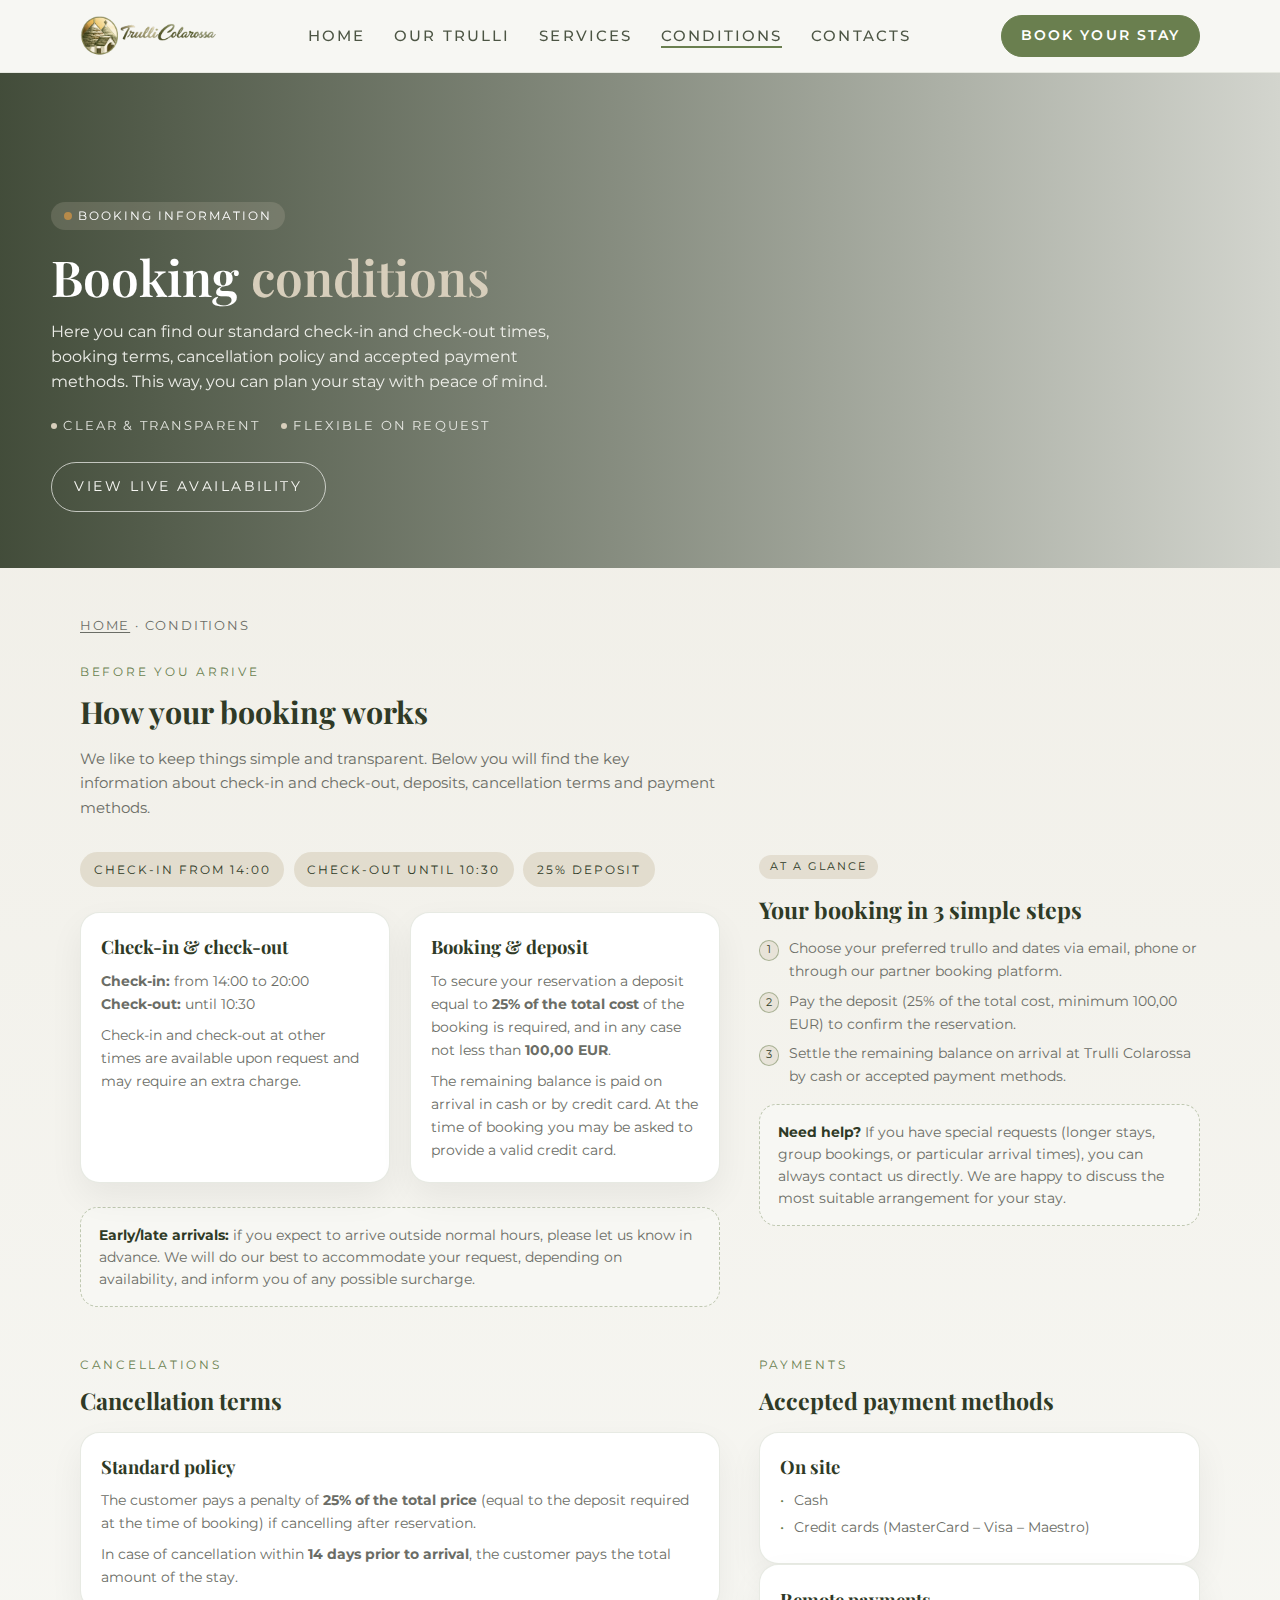
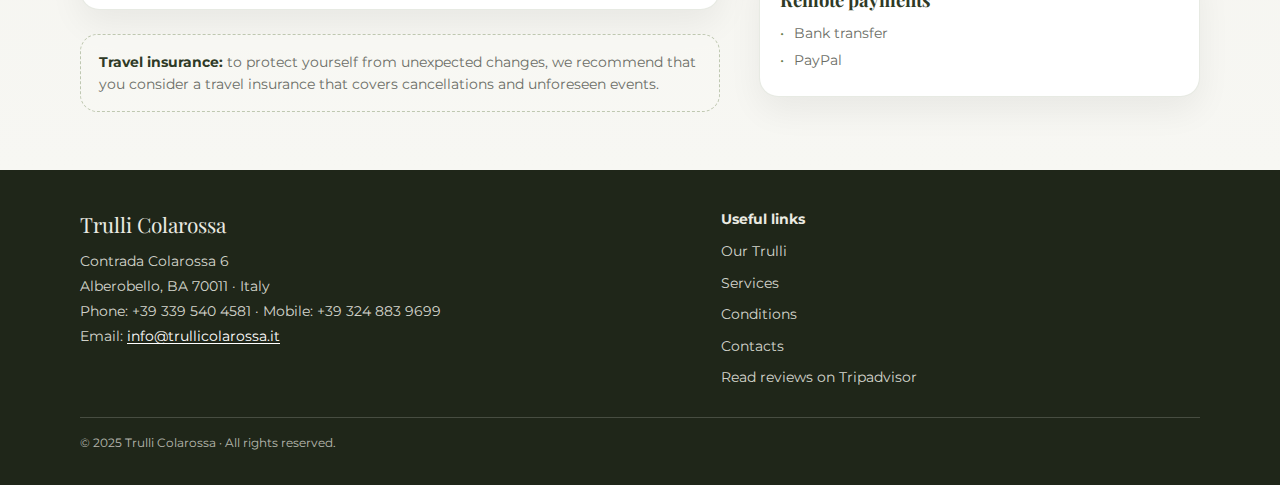
<file: conditions.html>
<!DOCTYPE html>
<html lang="en">
<head>
  <meta charset="UTF-8" />
  <title>Booking Conditions – Trulli Colarossa</title>
  <meta name="viewport" content="width=device-width, initial-scale=1" />
  <meta name="description" content="Booking conditions for Trulli Colarossa: check-in and check-out times, booking terms, cancellation policy and payment methods.">

<link rel="stylesheet" href="assets/css/main.css">

<!-- Favicon -->
<link rel="icon" type="image/png" sizes="32x32" href="assets/favicon/favicon-32.png">
<link rel="icon" type="image/png" sizes="96x96" href="assets/favicon/favicon-96.png">

<!-- Android / PWA -->
<link rel="icon" type="image/png" sizes="192x192" href="assets/favicon/favicon-192.png">
<link rel="icon" type="image/png" sizes="512x512" href="assets/favicon/favicon-512.png">

  <!-- Google Fonts -->
  <link href="https://fonts.googleapis.com/css2?family=Playfair+Display:wght@500;700&family=Montserrat:wght@300;400;500;600&display=swap" rel="stylesheet">

  <style>
    :root {
      --olive: #6A7F4F;
      --beige: #D7CEBB;
      --soft-white: #F7F7F3;
      --forest: #2F3A26;
      --text-main: #31352F;
      --text-muted: #6b6d66;
      --accent: #B68A4A;
    }

    * {
      box-sizing: border-box;
      margin: 0;
      padding: 0;
    }

    body {
      font-family: "Montserrat", system-ui, -apple-system, BlinkMacSystemFont, sans-serif;
      background: var(--soft-white);
      color: var(--text-main);
      line-height: 1.6;
    }

    a {
      color: inherit;
      text-decoration: none;
    }

    img {
      max-width: 100%;
      display: block;
    }

    .container {
      width: min(1120px, 92vw);
      margin: 0 auto;
    }

    /* HEADER */
    /* HERO */
    .hero {
      position: relative;
      min-height: 55vh;
      display: flex;
      align-items: flex-end;
      color: #fff;
      background-image: url("https://www.trullicolarossa.it/images/night.jpg");
      background-size: cover;
      background-position: center;
      background-repeat: no-repeat;
    }

    .hero::before {
      content: "";
      position: absolute;
      inset: 0;
      background: linear-gradient(
        to right,
        rgba(47, 58, 38, 0.9),
        rgba(47, 58, 38, 0.55),
        rgba(47, 58, 38, 0.18)
      );
    }

    .hero-inner {
      position: relative;
      z-index: 1;
      padding: 4rem 0 3.5rem;
      margin-left: max(4vw, 3rem);
      max-width: 640px;
    }

    .hero-badge {
      display: inline-flex;
      align-items: center;
      gap: 0.4rem;
      padding: 0.25rem 0.8rem;
      border-radius: 999px;
      background: rgba(215, 206, 187, 0.18);
      font-size: 0.78rem;
      letter-spacing: 0.16em;
      text-transform: uppercase;
    }

    .hero-badge-dot {
      width: 8px;
      height: 8px;
      border-radius: 999px;
      background: var(--accent);
    }

    .hero h1 {
      margin-top: 1.1rem;
      font-family: "Playfair Display", serif;
      font-weight: 600;
      font-size: clamp(2.1rem, 3vw + 1.2rem, 3.1rem);
      line-height: 1.15;
    }

    .hero h1 span {
      color: var(--beige);
    }

    .hero-lead {
      margin-top: 0.9rem;
      font-size: 0.98rem;
      color: rgba(248, 248, 244, 0.92);
      max-width: 32rem;
    }

    .hero-meta {
      margin-top: 1.3rem;
      display: flex;
      flex-wrap: wrap;
      gap: 1.3rem;
      font-size: 0.84rem;
      letter-spacing: 0.16em;
      text-transform: uppercase;
      color: rgba(248, 248, 244, 0.85);
    }

    .hero-meta span {
      display: inline-flex;
      align-items: center;
      gap: 0.4rem;
    }

    .hero-meta-dot {
      width: 6px;
      height: 6px;
      border-radius: 999px;
      background: var(--beige);
    }

    .hero-actions {
      margin-top: 1.6rem;
      display: flex;
      flex-wrap: wrap;
      gap: 0.8rem;
    }

    .btn-ghost-light {
      padding: 0.8rem 1.4rem;
      border-radius: 999px;
      border: 1px solid rgba(247,247,243,0.7);
      background: transparent;
      color: #f7f7f3;
      font-size: 0.85rem;
      letter-spacing: 0.18em;
      text-transform: uppercase;
      cursor: pointer;
      transition: all 0.2s ease;
    }

    .btn-ghost-light:hover {
      background: rgba(247,247,243,0.08);
    }

    @media (max-width: 768px) {
      .hero {
        min-height: 60vh;
        align-items: flex-end;
      }

      .hero-inner {
        margin-left: auto;
        margin-right: auto;
        padding-inline: 1.5rem;
        padding-bottom: 3rem;
      }
    }

    /* PAGE MAIN */
    .page-main {
      padding: 3rem 0 3.6rem;
      background: linear-gradient(
        180deg,
        rgba(215, 206, 187, 0.18),
        rgba(247, 247, 243, 1)
      );
    }

    .breadcrumbs {
      font-size: 0.8rem;
      letter-spacing: 0.14em;
      text-transform: uppercase;
      color: var(--text-muted);
      margin-bottom: 1.6rem;
    }

    .breadcrumbs a {
      text-decoration: underline;
      text-underline-offset: 2px;
      text-decoration-thickness: 1px;
    }

    .section-eyebrow {
      font-size: 0.78rem;
      letter-spacing: 0.22em;
      text-transform: uppercase;
      color: var(--olive);
      margin-bottom: 0.4rem;
    }

    .section-title {
      font-family: "Playfair Display", serif;
      font-size: 1.9rem;
      color: var(--forest);
      margin-bottom: 0.6rem;
    }

    .section-lead {
      font-size: 0.96rem;
      color: var(--text-muted);
      max-width: 40rem;
      margin-bottom: 2rem;
    }

    /* LAYOUT */
    .two-column {
      display: grid;
      grid-template-columns: minmax(0, 1.45fr) minmax(0, 1fr);
      gap: 2.4rem;
      align-items: flex-start;
      margin-bottom: 3rem;
    }

    @media (max-width: 900px) {
      .two-column {
        grid-template-columns: 1fr;
      }
    }

    .pill-row {
      display: flex;
      flex-wrap: wrap;
      gap: 0.6rem;
      margin-bottom: 1.6rem;
    }

    .pill {
      padding: 0.45rem 0.85rem;
      border-radius: 999px;
      background: rgba(215, 206, 187, 0.6);
      font-size: 0.78rem;
      letter-spacing: 0.16em;
      text-transform: uppercase;
      color: var(--forest);
    }

    /* BLOCKS */
    .conditions-grid {
      display: grid;
      grid-template-columns: repeat(2, minmax(0, 1fr));
      gap: 1.3rem;
    }

    @media (max-width: 720px) {
      .conditions-grid {
        grid-template-columns: 1fr;
      }
    }

    .conditions-card,
    .category-block {
      background: #fff;
      border-radius: 1.2rem;
      border: 1px solid rgba(106,127,79,0.16);
      box-shadow: 0 14px 34px rgba(0,0,0,0.06);
      padding: 1.2rem 1.25rem 1.25rem;
      font-size: 0.9rem;
    }

    .conditions-card h3,
    .category-block h3 {
      font-family: "Playfair Display", serif;
      font-size: 1.15rem;
      color: var(--forest);
      margin-bottom: 0.5rem;
    }

    .conditions-card p,
    .category-block p {
      font-size: 0.9rem;
      color: var(--text-muted);
    }

    .category-block ul {
      list-style: none;
      padding-left: 0;
      margin: 0;
    }

    .category-block ul li {
      margin-bottom: 0.25rem;
      padding-left: 0.9rem;
      position: relative;
      color: var(--text-muted);
    }

    .category-block ul li::before {
      content: "•";
      color: var(--olive);
      position: absolute;
      left: 0;
      top: 0;
    }

    .highlight-callout {
      margin-top: 1.5rem;
      padding: 1rem 1.15rem;
      border-radius: 1.1rem;
      border: 1px dashed rgba(106,127,79,0.4);
      background: rgba(247, 247, 243, 0.9);
      font-size: 0.86rem;
      color: var(--text-muted);
    }

    .highlight-callout strong {
      color: var(--forest);
    }

    .badge-soft {
      display: inline-flex;
      align-items: center;
      gap: 0.35rem;
      padding: 0.2rem 0.7rem;
      border-radius: 999px;
      background: rgba(215, 206, 187, 0.55);
      font-size: 0.7rem;
      text-transform: uppercase;
      letter-spacing: 0.18em;
      color: var(--forest);
      margin-bottom: 0.7rem;
    }

    .steps-list {
      list-style: none;
      margin-top: 0.3rem;
      padding-left: 0;
      font-size: 0.9rem;
    }

    .steps-list li {
      display: grid;
      grid-template-columns: auto 1fr;
      gap: 0.6rem;
      align-items: baseline;
      margin-bottom: 0.4rem;
      color: var(--text-muted);
    }

    .step-number {
      width: 1.3rem;
      height: 1.3rem;
      border-radius: 999px;
      border: 1px solid rgba(106,127,79,0.5);
      display: flex;
      align-items: center;
      justify-content: center;
      font-size: 0.7rem;
      color: var(--forest);
      background: rgba(215, 206, 187, 0.4);
    }

    /* FOOTER */
    footer {
      padding: 2.4rem 0 2rem;
      background: #1f2619;
      color: #eaeae2;
      font-size: 0.86rem;
    }

    .footer-inner {
      display: grid;
      grid-template-columns: minmax(0, 1.4fr) minmax(0, 1.1fr);
      gap: 2rem;
    }

    .footer-title {
      font-family: "Playfair Display", serif;
      font-size: 1.3rem;
      margin-bottom: 0.5rem;
    }

    .footer-address p {
      margin-bottom: 0.2rem;
      color: rgba(234,234,226,0.9);
    }

    .footer-address a {
      color: #fff;
      text-decoration: underline;
      text-decoration-thickness: 1px;
      text-underline-offset: 2px;
    }

    .footer-links {
      display: flex;
      flex-direction: column;
      gap: 0.6rem;
      align-items: flex-start;
    }

    .footer-links a {
      color: rgba(234,234,226,0.9);
      font-size: 0.86rem;
    }

    .footer-bottom {
      margin-top: 1.8rem;
      border-top: 1px solid rgba(234,234,226,0.2);
      padding-top: 0.9rem;
      display: flex;
      justify-content: space-between;
      gap: 1rem;
      font-size: 0.78rem;
      color: rgba(234,234,226,0.75);
    }

    @media (max-width: 800px) {
      .footer-inner {
        grid-template-columns: 1fr;
      }
      .footer-bottom {
        flex-direction: column;
}

@media (max-width: 768px) {
  .brand-logo {
    height: 58px;
    transform: none;
  }

  .header-inner {
    height: auto;
      }
    }
  </style>
</head>
<body class="page">
  <!-- HEADER -->
  <header>
    <div class="container header-inner">
<a class="logo-wrap" href="index.html" aria-label="Trulli Colarossa Home">
<img class="brand-logo" src="assets/logo.png" alt="Trulli Colarossa">
  <span class="sr-only">Trulli Colarossa</span>
</a>

<nav class="main-nav">
        <div class="nav-toggle" id="navToggle">
          <span></span><span></span><span></span>
        </div>
        <ul id="navList">
          <li><a href="index.html#top">Home</a></li>
          <li><a href="our-trulli.html">Our Trulli</a></li>
          <li><a href="services.html">Services</a></li>
          <li><a href="conditions.html" class="active">Conditions</a></li>
          <li><a href="contacts.html">Contacts</a></li>
        </ul>
      </nav>

      <a class="header-cta" href="https://qualitravel.com/trulli-colarossa/" target="_blank" rel="noopener">
        Book your stay
      </a>
    </div>
  </header>

  <!-- HERO -->
  <section class="hero">
    <div class="hero-inner">
      <div class="hero-badge">
        <span class="hero-badge-dot"></span>
        Booking information
      </div>

      <h1>
        Booking <span>conditions</span>
      </h1>

      <p class="hero-lead">
        Here you can find our standard check-in and check-out times, booking terms, cancellation
        policy and accepted payment methods. This way, you can plan your stay with peace of mind.
      </p>

      <div class="hero-meta">
        <span><span class="hero-meta-dot"></span> Clear &amp; transparent</span>
        <span><span class="hero-meta-dot"></span> Flexible on request</span>
      </div>

      <div class="hero-actions">
        <a class="btn-ghost-light" href="https://qualitravel.com/trulli-colarossa/" target="_blank" rel="noopener">
          View live availability
        </a>
      </div>
    </div>
  </section>

  <!-- MAIN CONTENT -->
  <main class="page-main">
    <div class="container">
      <div class="breadcrumbs">
        <a href="index.html#top">Home</a> · Conditions
      </div>

      <div class="section-eyebrow">Before you arrive</div>
      <h2 class="section-title">How your booking works</h2>
      <p class="section-lead">
        We like to keep things simple and transparent. Below you will find the key information
        about check-in and check-out, deposits, cancellation terms and payment methods.
      </p>

      <!-- TOP LAYOUT -->
      <section class="two-column">
        <div>
          <div class="pill-row">
            <span class="pill">Check-in from 14:00</span>
            <span class="pill">Check-out until 10:30</span>
            <span class="pill">25% deposit</span>
          </div>

          <div class="conditions-grid">
            <div class="conditions-card">
              <h3>Check-in &amp; check-out</h3>
              <p><strong>Check-in:</strong> from 14:00 to 20:00</p>
              <p><strong>Check-out:</strong> until 10:30</p>
              <p style="margin-top:0.5rem;">
                Check-in and check-out at other times are available upon request and may require an extra charge.
              </p>
            </div>

            <div class="conditions-card">
              <h3>Booking &amp; deposit</h3>
              <p>
                To secure your reservation a deposit equal to <strong>25% of the total cost</strong> of the booking
                is required, and in any case not less than <strong>100,00 EUR</strong>.
              </p>
              <p style="margin-top:0.5rem;">
                The remaining balance is paid on arrival in cash or by credit card. At the time of booking
                you may be asked to provide a valid credit card.
              </p>
            </div>
          </div>

          <div class="highlight-callout">
            <strong>Early/late arrivals:</strong> if you expect to arrive outside normal hours, please let us know in
            advance. We will do our best to accommodate your request, depending on availability, and inform you
            of any possible surcharge.
          </div>
        </div>

        <!-- Right column: visual "steps" explanation -->
        <div>
          <span class="badge-soft">At a glance</span>
          <h3 class="section-title" style="font-size:1.45rem; margin-bottom:0.6rem;">
            Your booking in 3 simple steps
          </h3>
          <ul class="steps-list">
            <li>
              <div class="step-number">1</div>
              <div>
                Choose your preferred trullo and dates via email, phone or through our partner
                booking platform.
              </div>
            </li>
            <li>
              <div class="step-number">2</div>
              <div>
                Pay the deposit (25% of the total cost, minimum 100,00 EUR) to confirm the reservation.
              </div>
            </li>
            <li>
              <div class="step-number">3</div>
              <div>
                Settle the remaining balance on arrival at Trulli Colarossa by cash or accepted
                payment methods.
              </div>
            </li>
          </ul>

          <div class="highlight-callout" style="margin-top:1rem;">
            <strong>Need help?</strong> If you have special requests (longer stays, group bookings, or
            particular arrival times), you can always contact us directly. We are happy to discuss the
            most suitable arrangement for your stay.
          </div>
        </div>
      </section>

      <!-- BOTTOM SECTION: CANCELLATION + PAYMENT -->
      <section class="two-column" style="margin-bottom:0;">
        <div>
          <div class="section-eyebrow">Cancellations</div>
          <h2 class="section-title" style="font-size:1.45rem; margin-bottom:0.8rem;">
            Cancellation terms
          </h2>

          <div class="category-block">
            <h3>Standard policy</h3>
            <p>
              The customer pays a penalty of <strong>25% of the total price</strong> (equal to the deposit
              required at the time of booking) if cancelling after reservation.
            </p>
            <p style="margin-top:0.5rem;">
              In case of cancellation within <strong>14 days prior to arrival</strong>, the customer pays the
              total amount of the stay.
            </p>
          </div>

          <div class="highlight-callout">
            <strong>Travel insurance:</strong> to protect yourself from unexpected changes, we recommend
            that you consider a travel insurance that covers cancellations and unforeseen events.
          </div>
        </div>

        <div>
          <div class="section-eyebrow">Payments</div>
          <h2 class="section-title" style="font-size:1.45rem; margin-bottom:0.8rem;">
            Accepted payment methods
          </h2>

          <div class="category-block">
            <h3>On site</h3>
            <ul>
              <li>Cash</li>
              <li>Credit cards (MasterCard – Visa – Maestro)</li>
            </ul>
          </div>

          <div class="category-block">
            <h3>Remote payments</h3>
            <ul>
              <li>Bank transfer</li>
              <li>PayPal</li>
            </ul>
          </div>

          
          </div>
        </div>
      </section>
    </div>
  </main>

  <!-- FOOTER -->
  <footer>
    <div class="container">
      <div class="footer-inner">
        <div>
          <div class="footer-title">Trulli Colarossa</div>
          <div class="footer-address">
            <p>Contrada Colarossa 6</p>
            <p>Alberobello, BA 70011 · Italy</p>
            <p>Phone: +39 339 540 4581 · Mobile: +39 324 883 9699</p>
            <p>Email: <a href="mailto:info@trullicolarossa.it">info@trullicolarossa.it</a></p>
          </div>
        </div>
        <div class="footer-links">
          <strong>Useful links</strong>
          <a href="our-trulli.html">Our Trulli</a>
          <a href="services.html">Services</a>
          <a href="conditions.html">Conditions</a>
          <a href="contacts.html">Contacts</a>
          <a href="https://www.tripadvisor.com/Hotel_Review-g580227-d3396339-Reviews-Trulli_Colarossa-Alberobello_Province_of_Bari_Puglia.html" target="_blank" rel="noopener">
            Read reviews on Tripadvisor
          </a>
        </div>
      </div>

      <div class="footer-bottom">
        <div>© 2025 Trulli Colarossa · All rights reserved.</div>
      </div>
    </div>
  </footer>

<script src="assets/js/main.js" defer></script>
</body>
</html>
</file>
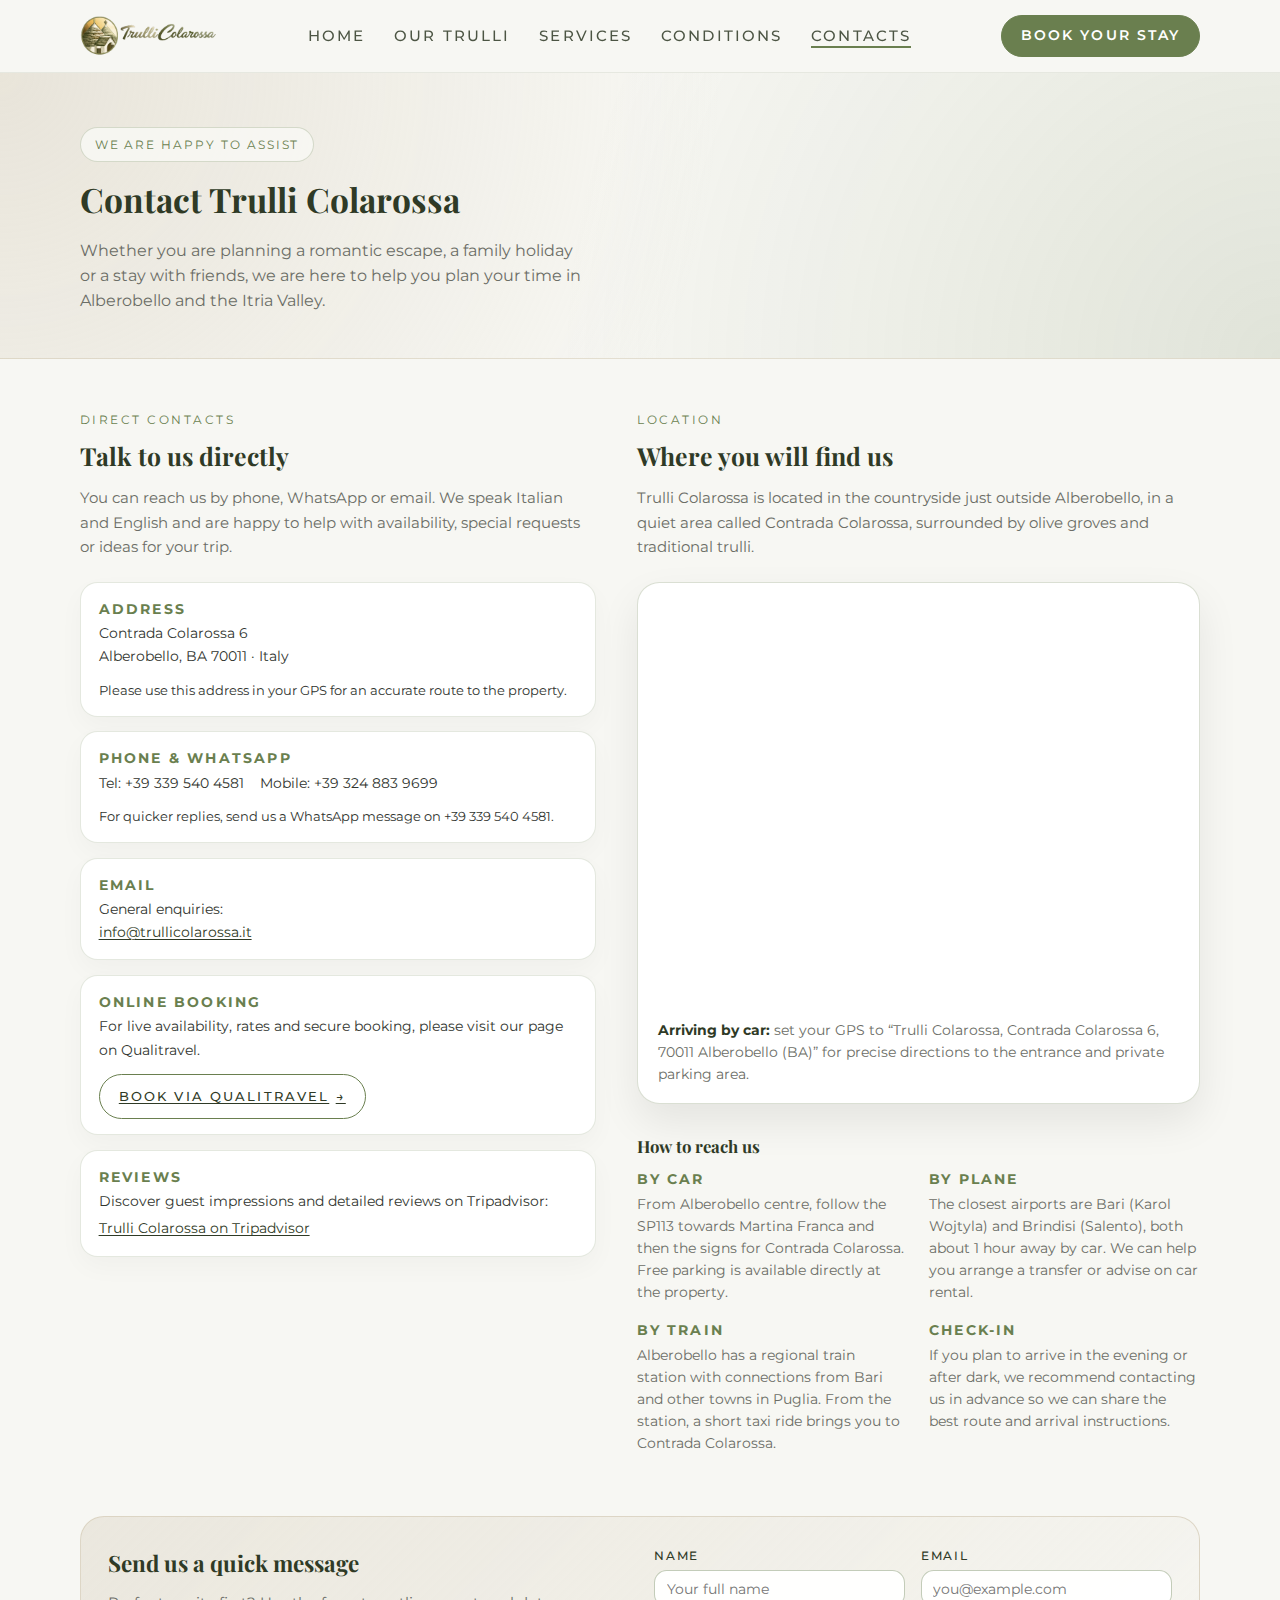
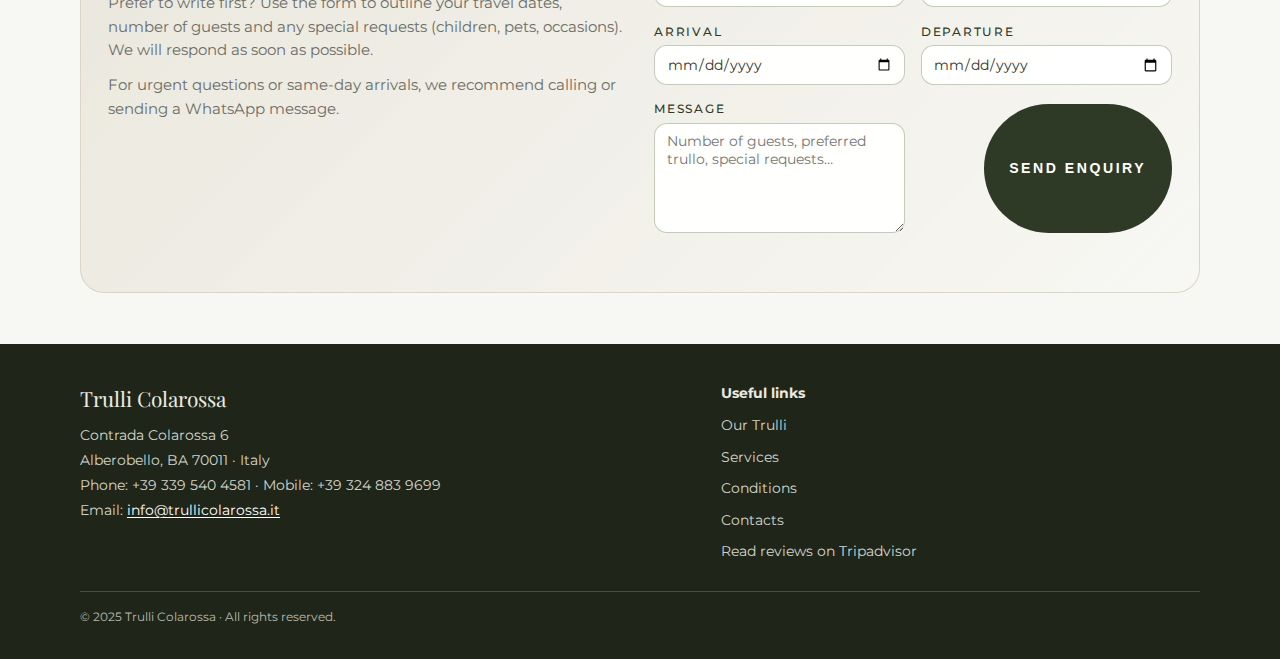
<file: contacts.html>
<!DOCTYPE html>
<html lang="en">
<head>
  <meta charset="UTF-8">
  <title>Contacts – Trulli Colarossa</title>
  <meta name="viewport" content="width=device-width, initial-scale=1">
  <meta name="description" content="Contact details, map and enquiry form for Trulli Colarossa in Alberobello, Puglia.">

<link rel="stylesheet" href="assets/css/main.css">

<!-- Favicon -->
<link rel="icon" type="image/png" sizes="32x32" href="assets/favicon/favicon-32.png">
<link rel="icon" type="image/png" sizes="96x96" href="assets/favicon/favicon-96.png">

<!-- Android / PWA -->
<link rel="icon" type="image/png" sizes="192x192" href="assets/favicon/favicon-192.png">
<link rel="icon" type="image/png" sizes="512x512" href="assets/favicon/favicon-512.png">

  <!-- Google Fonts -->
  <link href="https://fonts.googleapis.com/css2?family=Playfair+Display:wght@500;700&family=Montserrat:wght@300;400;500;600&display=swap" rel="stylesheet">

  <style>
    :root {
      --olive: #6A7F4F;            /* Olive Green */
      --beige: #D7CEBB;            /* Limestone Beige */
      --soft-white: #F7F7F3;       /* Soft White */
      --forest: #2F3A26;           /* Dark Forest Green */
      --text-main: #31352F;
      --text-muted: #6b6d66;
      --accent: #B68A4A;           /* warm golden accent */
      --error: #b84a4a;
    }

    * {
      box-sizing: border-box;
      margin: 0;
      padding: 0;
    }

    body {
      font-family: "Montserrat", system-ui, -apple-system, BlinkMacSystemFont, sans-serif;
      background: var(--soft-white);
      color: var(--text-main);
      line-height: 1.6;
    }

    a {
      color: inherit;
      text-decoration: none;
    }

    img {
      max-width: 100%;
      display: block;
    }

    .container {
      width: min(1120px, 92vw);
      margin: 0 auto;
    }

    /* HEADER (same style as homepage) */

    /* HERO */
    .page-hero {
      padding: 3.4rem 0 2.8rem;
      background: radial-gradient(circle at top left, rgba(215,206,187,0.45), transparent 55%),
                  radial-gradient(circle at bottom right, rgba(106,127,79,0.16), transparent 55%);
      border-bottom: 1px solid rgba(215, 206, 187, 0.6);
    }

    .page-hero-inner {
      display: grid;
      grid-template-columns: minmax(0, 1.5fr) minmax(0, 1.1fr);
      gap: 2.5rem;
      align-items: center;
    }

    .page-hero h1 {
      font-family: "Playfair Display", serif;
      font-size: 2.1rem;
      color: var(--forest);
      margin-bottom: 0.7rem;
    }

    .page-hero p {
      font-size: 0.98rem;
      color: var(--text-muted);
      max-width: 32rem;
    }

    .hero-badge {
      display: inline-flex;
      align-items: center;
      gap: 0.4rem;
      padding: 0.4rem 0.85rem;
      border-radius: 999px;
      background: rgba(247, 247, 243, 0.9);
      border: 1px solid rgba(106,127,79,0.25);
      font-size: 0.76rem;
      text-transform: uppercase;
      letter-spacing: 0.16em;
      color: var(--olive);
      margin-bottom: 0.7rem;
    }

    .hero-highlight-card {
      background: #fff;
      border-radius: 1.3rem;
      padding: 1.2rem 1.4rem;
      box-shadow: 0 18px 40px rgba(0, 0, 0, 0.08);
      border: 1px solid rgba(215, 206, 187, 0.75);
      font-size: 0.9rem;
      color: var(--text-muted);
    }

    .hero-highlight-card strong {
      color: var(--forest);
    }

    @media (max-width: 900px) {
      .page-hero-inner {
        grid-template-columns: 1fr;
      }
    }

    /* CONTACT LAYOUT */
    .contact-main {
      padding: 3.2rem 0 3.5rem;
    }

    .contact-layout {
      display: grid;
      grid-template-columns: minmax(0, 1.1fr) minmax(0, 1.2fr);
      gap: 2.6rem;
      align-items: flex-start;
    }

    @media (max-width: 900px) {
      .contact-layout {
        grid-template-columns: 1fr;
      }
    }

    .section-eyebrow {
      text-transform: uppercase;
      letter-spacing: 0.2em;
      font-size: 0.78rem;
      color: var(--olive);
      margin-bottom: 0.35rem;
    }

    .section-title {
      font-family: "Playfair Display", serif;
      font-size: 1.55rem;
      color: var(--forest);
      margin-bottom: 0.7rem;
    }

    .section-text {
      font-size: 0.95rem;
      color: var(--text-muted);
      margin-bottom: 1.4rem;
    }

    .contact-cards {
      display: grid;
      grid-template-columns: 1fr;
      gap: 0.9rem;
    }

    .contact-card {
      background: #fff;
      border-radius: 1.1rem;
      padding: 0.95rem 1.1rem;
      border: 1px solid rgba(106,127,79,0.18);
      box-shadow: 0 10px 26px rgba(0, 0, 0, 0.03);
      font-size: 0.9rem;
    }

    .contact-card strong {
      font-size: 0.86rem;
      text-transform: uppercase;
      letter-spacing: 0.16em;
      color: var(--olive);
      display: block;
      margin-bottom: 0.15rem;
    }

    .contact-card p {
      color: var(--text-main);
    }

    .contact-card a {
      color: var(--forest);
      text-decoration: underline;
      text-decoration-thickness: 1px;
      text-underline-offset: 2px;
    }

    .contact-inline {
      display: flex;
      flex-wrap: wrap;
      gap: 0.25rem 1rem;
      font-size: 0.9rem;
      color: var(--text-main);
    }

    .contact-inline span {
      white-space: nowrap;
    }

    .contact-note {
      margin-top: 0.7rem;
      font-size: 0.82rem;
      color: var(--text-muted);
    }

    .btn-outline {
      display: inline-flex;
      align-items: center;
      gap: 0.4rem;
      margin-top: 0.75rem;
      padding: 0.7rem 1.2rem;
      border-radius: 999px;
      border: 1px solid var(--olive);
      font-size: 0.83rem;
      text-transform: uppercase;
      letter-spacing: 0.16em;
      font-weight: 500;
      background: transparent;
      cursor: pointer;
      transition: all 0.18s ease;
      color: var(--forest);
    }

    .btn-outline span {
      display: inline-block;
      transform: translateX(0);
      transition: transform 0.18s ease;
    }

    .btn-outline:hover {
      background: var(--olive);
      color: #fff;
    }

    .btn-outline:hover span {
      transform: translateX(3px);
    }

    /* MAP & HOW TO REACH US */
    .map-card {
      background: #fff;
      border-radius: 1.4rem;
      overflow: hidden;
      border: 1px solid rgba(106,127,79,0.25);
      box-shadow: 0 18px 40px rgba(0, 0, 0, 0.08);
    }

    .map-frame-wrap {
      position: relative;
      aspect-ratio: 4 / 3;
      overflow: hidden;
    }

    .map-frame-wrap iframe {
      border: 0;
      width: 100%;
      height: 100%;
    }

    .map-caption {
      padding: 1rem 1.2rem 1.1rem;
      font-size: 0.86rem;
      color: var(--text-muted);
    }

    .map-caption strong {
      color: var(--forest);
    }

    .how-to {
      margin-top: 1.8rem;
      font-size: 0.9rem;
      color: var(--text-muted);
    }

    .how-to h3 {
      font-family: "Playfair Display", serif;
      font-size: 1.05rem;
      color: var(--forest);
      margin-bottom: 0.5rem;
    }

    .how-to-list {
      display: grid;
      grid-template-columns: repeat(2, minmax(0, 1fr));
      gap: 1rem 1.3rem;
    }

    .how-to-block h4 {
      font-size: 0.86rem;
      text-transform: uppercase;
      letter-spacing: 0.16em;
      color: var(--olive);
      margin-bottom: 0.2rem;
    }

    .how-to-block p {
      font-size: 0.86rem;
      color: var(--text-muted);
    }

    @media (max-width: 720px) {
      .how-to-list {
        grid-template-columns: 1fr;
      }
    }

    /* QUICK ENQUIRY FORM */
    .enquiry {
      padding: 0 0 3.2rem;
    }

    .enquiry-inner {
      margin-top: 0.4rem;
      background: linear-gradient(
        135deg,
        rgba(215, 206, 187, 0.38),
        rgba(247, 247, 243, 0.9)
      );
      border-radius: 1.5rem;
      padding: 1.8rem 1.7rem 1.9rem;
      border: 1px solid rgba(215,206,187,0.8);
      display: grid;
      grid-template-columns: minmax(0, 1.1fr) minmax(0, 1.1fr);
      gap: 1.8rem;
      align-items: flex-start;
    }

    .enquiry-inner h2 {
      font-family: "Playfair Display", serif;
      font-size: 1.4rem;
      color: var(--forest);
      margin-bottom: 0.6rem;
    }

    .enquiry-inner p {
      font-size: 0.93rem;
      color: var(--text-muted);
    }

    .enquiry-form {
      display: grid;
      grid-template-columns: 1fr 1fr;
      gap: 0.9rem 1rem;
    }

    .form-field {
      display: flex;
      flex-direction: column;
      gap: 0.25rem;
      font-size: 0.85rem;
    }

    .form-field label {
      text-transform: uppercase;
      letter-spacing: 0.14em;
      color: var(--forest);
      font-weight: 500;
      font-size: 0.76rem;
    }

    .form-field input,
    .form-field textarea {
      border-radius: 0.8rem;
      border: 1px solid rgba(106,127,79,0.4);
      padding: 0.55rem 0.7rem;
      font-family: inherit;
      font-size: 0.9rem;
      color: var(--text-main);
      background: rgba(255, 255, 255, 0.95);
      outline: none;
      transition: border-color 0.16s ease, box-shadow 0.16s ease, background 0.16s ease;
    }

    .form-field input:focus,
    .form-field textarea:focus {
      border-color: var(--olive);
      box-shadow: 0 0 0 1px rgba(106,127,79,0.4);
      background: #fff;
    }

    .form-field textarea {
      min-height: 110px;
      resize: vertical;
      grid-column: 1 / -1;
    }

    .enquiry-footer {
      margin-top: 0.3rem;
      display: flex;
      justify-content: flex-end;
    }

    .btn-primary {
      padding: 0.85rem 1.6rem;
      border-radius: 999px;
      border: none;
      background: var(--forest);
      color: #fff;
      font-size: 0.88rem;
      font-weight: 600;
      letter-spacing: 0.18em;
      text-transform: uppercase;
      cursor: pointer;
      transition: all 0.18s ease;
    }

    .btn-primary:hover {
      background: var(--olive);
      box-shadow: 0 10px 26px rgba(0, 0, 0, 0.18);
      transform: translateY(-1px);
    }

    .enquiry-hint {
      margin-top: 0.7rem;
      font-size: 0.78rem;
      color: rgba(49,53,47,0.8);
    }

.enquiry-status {
  margin-top: 0.9rem;
  font-size: 0.9rem;
  color: var(--text-muted);
}

.enquiry-status.is-success {
  color: var(--forest);
}

.enquiry-status.is-error {
  color: var(--error);
}


    @media (max-width: 900px) {
      .enquiry-inner {
        grid-template-columns: 1fr;
      }

      .enquiry-footer {
        justify-content: flex-start;
        margin-top: 0.7rem;
      }
    }

    @media (max-width: 640px) {
      .enquiry-form {
        grid-template-columns: 1fr;
      }
    }

    /* FOOTER (same vibe as homepage) */
    footer {
      padding: 2.4rem 0 2rem;
      background: #1f2619;
      color: #eaeae2;
      font-size: 0.86rem;
    }

    .footer-inner {
      display: grid;
      grid-template-columns: minmax(0, 1.4fr) minmax(0, 1.1fr);
      gap: 2rem;
    }

    .footer-title {
      font-family: "Playfair Display", serif;
      font-size: 1.3rem;
      margin-bottom: 0.5rem;
    }

    .footer-address p {
      margin-bottom: 0.2rem;
      color: rgba(234,234,226,0.9);
    }

    .footer-address a {
      color: #fff;
      text-decoration: underline;
      text-decoration-thickness: 1px;
      text-underline-offset: 2px;
    }

    .footer-links {
      display: flex;
      flex-direction: column;
      gap: 0.6rem;
      align-items: flex-start;
    }

    .footer-links a {
      color: rgba(234,234,226,0.9);
      font-size: 0.86rem;
    }

    .footer-bottom {
      margin-top: 1.8rem;
      border-top: 1px solid rgba(234,234,226,0.2);
      padding-top: 0.9rem;
      display: flex;
      justify-content: space-between;
      gap: 1rem;
      font-size: 0.78rem;
      color: rgba(234,234,226,0.75);
    }

    @media (max-width: 800px) {
      .footer-inner {grid-template-columns: 1fr; }
      .footer-bottom {flex-direction: column; }
}

@media (max-width: 768px) {
  .brand-logo {
    height: 58px;
    transform: none;
  }

  .header-inner {
    height: auto;
      }
    }
  </style>
</head>
<body class="page">
  <!-- HEADER -->
  <header>
    <div class="container header-inner">
     <a class="logo-wrap" href="index.html" aria-label="Trulli Colarossa Home">
<img class="brand-logo" src="assets/logo.png" alt="Trulli Colarossa">
  <span class="sr-only">Trulli Colarossa</span>
</a>

<nav class="main-nav">
        <div class="nav-toggle" id="navToggle">
          <span></span><span></span><span></span>
        </div>
        <ul id="navList">
          <li><a href="index.html">Home</a></li>
          <li><a href="our-trulli.html">Our Trulli</a></li>
          <li><a href="services.html">Services</a></li>
          <li><a href="conditions.html">Conditions</a></li>
          <li><a href="contacts.html" class="active">Contacts</a></li>
        </ul>
      </nav>

      <a class="header-cta" href="https://qualitravel.com/trulli-colarossa/" target="_blank" rel="noopener">
        Book your stay
      </a>
    </div>
  </header>

  <main>
    <!-- HERO -->
    <section class="page-hero">
      <div class="container page-hero-inner">
        <div>
          <div class="hero-badge">We are happy to assist</div>
          <h1>Contact Trulli Colarossa</h1>
          <p>
            Whether you are planning a romantic escape, a family holiday or a stay with friends,
            we are here to help you plan your time in Alberobello and the Itria Valley.
          </p>
        </div>
       
      </div>
    </section>

    <!-- MAIN CONTACT + MAP -->
    <section class="contact-main">
      <div class="container contact-layout">
        <!-- LEFT: direct contact info -->
        <div>
          <div class="section-eyebrow">Direct contacts</div>
          <h2 class="section-title">Talk to us directly</h2>
          <p class="section-text">
            You can reach us by phone, WhatsApp or email. We speak Italian and English and are happy
            to help with availability, special requests or ideas for your trip.
          </p>

          <div class="contact-cards">
            <div class="contact-card">
              <strong>Address</strong>
              <p>
                Contrada Colarossa 6<br>
                Alberobello, BA 70011 · Italy
              </p>
              <p class="contact-note">
                Please use this address in your GPS for an accurate route to the property.
              </p>
            </div>

            <div class="contact-card">
              <strong>Phone &amp; WhatsApp</strong>
              <div class="contact-inline">
                <span>Tel: +39 339 540 4581</span>
                <span>Mobile: +39 324 883 9699</span>
              </div>
              <p class="contact-note">
                For quicker replies, send us a WhatsApp message on
                <span>+39 339 540 4581</span>.
              </p>
            </div>

            <div class="contact-card">
              <strong>Email</strong>
              <p>
                General enquiries:<br>
                <a href="mailto:info@trullicolarossa.it">info@trullicolarossa.it</a>
              </p>
            </div>

            <div class="contact-card">
              <strong>Online booking</strong>
              <p>
                For live availability, rates and secure booking, please visit our page on Qualitravel.
              </p>
              <a class="btn-outline" href="https://qualitravel.com/trulli-colarossa/" target="_blank" rel="noopener">
                Book via Qualitravel <span>→</span>
              </a>
            </div>

            <div class="contact-card">
              <strong>Reviews</strong>
              <p>
                Discover guest impressions and detailed reviews on Tripadvisor:
              </p>
              <p style="margin-top:0.25rem;">
                <a href="https://www.tripadvisor.com/Hotel_Review-g580227-d3396339-Reviews-Trulli_Colarossa-Alberobello_Province_of_Bari_Puglia.html" target="_blank" rel="noopener">
                  Trulli Colarossa on Tripadvisor
                </a>
              </p>
            </div>
          </div>
        </div>

        <!-- RIGHT: map + how to reach us -->
        <div>
          <div class="section-eyebrow">Location</div>
          <h2 class="section-title">Where you will find us</h2>
          <p class="section-text">
            Trulli Colarossa is located in the countryside just outside Alberobello, in a quiet area
            called Contrada Colarossa, surrounded by olive groves and traditional trulli.
          </p>

          <div class="map-card">
            <div class="map-frame-wrap">
              <!-- Map centered on Contrada Colarossa 6, not just Alberobello -->
              <iframe
                src="https://www.google.com/maps?q=Contrada+Colarossa+6,+70011+Alberobello+BA,+Italy&hl=en&z=15&output=embed"
                allowfullscreen=""
                loading="lazy"
                referrerpolicy="no-referrer-when-downgrade">
              </iframe>
            </div>
            <div class="map-caption">
              <strong>Arriving by car:</strong> set your GPS to “Trulli Colarossa, Contrada Colarossa 6, 70011
              Alberobello (BA)” for precise directions to the entrance and private parking area.
            </div>
          </div>

          <div class="how-to">
            <h3>How to reach us</h3>
            <div class="how-to-list">
              <div class="how-to-block">
                <h4>By car</h4>
                <p>
                  From Alberobello centre, follow the SP113 towards Martina Franca and then the signs for
                  Contrada Colarossa. Free parking is available directly at the property.
                </p>
              </div>
              <div class="how-to-block">
                <h4>By plane</h4>
                <p>
                  The closest airports are Bari (Karol Wojtyla) and Brindisi (Salento), both about 1 hour
                  away by car. We can help you arrange a transfer or advise on car rental.
                </p>
              </div>
              <div class="how-to-block">
                <h4>By train</h4>
                <p>
                  Alberobello has a regional train station with connections from Bari and other towns
                  in Puglia. From the station, a short taxi ride brings you to Contrada Colarossa.
                </p>
              </div>
              <div class="how-to-block">
                <h4>Check-in</h4>
                <p>
                  If you plan to arrive in the evening or after dark, we recommend contacting us in advance
                  so we can share the best route and arrival instructions.
                </p>
              </div>
            </div>
          </div>
        </div>
      </div>
    </section>

    <!-- ENQUIRY SECTION -->
    <section class="enquiry">
      <div class="container">
        <div class="enquiry-inner">
          <div>
            <h2>Send us a quick message</h2>
            <p>
              Prefer to write first? Use the form to outline your travel dates, number of guests and
              any special requests (children, pets, occasions). We will respond as soon as possible.
            </p>
            <p class="enquiry-hint">
              For urgent questions or same-day arrivals, we recommend calling or sending a WhatsApp message.
            </p>
          </div>
          <div>
            <!-- This form is only visual; you can hook it to a mail service later -->
<form
  class="enquiry-form"
  action="https://formspree.io/f/xbdjdrwl"
  method="POST"
 id="enquiryForm">
              <div class="form-field">
                <label for="name">Name</label>
<input id="name" type="text" name="name" placeholder="Your full name" required>
              </div>
              <div class="form-field">
                <label for="email">Email</label>
<input id="email" type="email" name="email" placeholder="you@example.com" required>
              </div>
              <div class="form-field">
                <label for="arrival">Arrival</label>
                <input id="arrival" type="date" name="arrival">
              </div>
              <div class="form-field">
                <label for="departure">Departure</label>
                <input id="departure" type="date" name="departure">
              </div>
              <div class="form-field">
                <label for="message">Message</label>
<textarea id="message" name="message" placeholder="Number of guests, preferred trullo, special requests…" required></textarea>
              </div>
              <div class="enquiry-footer">
  <button type="submit" class="btn-primary" id="enquirySubmit">
    Send enquiry
  </button>
</div>

<p class="enquiry-status" id="enquiryStatus" role="status" aria-live="polite"></p>
            </form>
          </div>
        </div>
      </div>
    </section>
  </main>

  <!-- FOOTER -->
  <footer>
    <div class="container">
      <div class="footer-inner">
        <div>
          <div class="footer-title">Trulli Colarossa</div>
          <div class="footer-address">
            <p>Contrada Colarossa 6</p>
            <p>Alberobello, BA 70011 · Italy</p>
            <p>Phone: +39 339 540 4581 · Mobile: +39 324 883 9699</p>
            <p>Email: <a href="mailto:info@trullicolarossa.it">info@trullicolarossa.it</a></p>
          </div>
        </div>
        <div class="footer-links">
          <strong>Useful links</strong>
          <a href="our-trulli.html">Our Trulli</a>
          <a href="services.html">Services</a>
          <a href="conditions.html">Conditions</a>
          <a href="contacts.html">Contacts</a>
          <a href="https://www.tripadvisor.com/Hotel_Review-g580227-d3396339-Reviews-Trulli_Colarossa-Alberobello_Province_of_Bari_Puglia.html" target="_blank" rel="noopener">
            Read reviews on Tripadvisor
          </a>
        </div>
      </div>

      <div class="footer-bottom">
        <div>© 2025 Trulli Colarossa · All rights reserved.</div>
        
      </div>
    </div>
  </footer>

<script src="assets/js/main.js" defer></script>
<script>
  document.addEventListener("DOMContentLoaded", () => {
    const form = document.getElementById("enquiryForm");
    const status = document.getElementById("enquiryStatus");
    const btn = document.getElementById("enquirySubmit");

    if (!form || !status || !btn) return;

    form.addEventListener("submit", async (e) => {
      e.preventDefault();

      status.textContent = "";
      status.className = "enquiry-status";

      btn.disabled = true;
      const originalText = btn.textContent;
      btn.textContent = "Sending…";

      try {
        const res = await fetch(form.action, {
          method: form.method,
          body: new FormData(form),
          headers: { "Accept": "application/json" }
        });

        if (res.ok) {
          form.reset();
          status.textContent = "Thank you — your message has been sent. We will reply as soon as possible.";
          status.classList.add("is-success");
        } else {
          status.textContent = "Something went wrong. Please try again, or email us at info@trullicolarossa.it.";
          status.classList.add("is-error");
        }
      } catch (err) {
        status.textContent = "Network error. Please try again, or email us at info@trullicolarossa.it.";
        status.classList.add("is-error");
      } finally {
        btn.disabled = false;
        btn.textContent = originalText;
      }
    });
  });
</script>
</body>
</html>
</file>
<file: assets/css/main.css>
/* =========================
   GLOBAL HEADER
========================= */

header {
  position: sticky;
  top: 0;
  z-index: 50;
  background: rgba(247, 247, 243, 0.98);
  backdrop-filter: blur(10px);
  border-bottom: 1px solid rgba(106, 127, 79, 0.12);

  /* Scroll polish */
  transition:
    background 0.35s ease,
    box-shadow 0.35s ease,
    backdrop-filter 0.35s ease;
}

/* Header layout */
.header-inner {
  display: flex;
  align-items: center;
  justify-content: space-between;
  gap: 1.5rem;

  height: 72px;     /* IMPORTANT: allow big logo */
  padding: 1rem 0;
  overflow: visible;

  transition: height 0.35s ease;
}

/* Logo */
.logo-wrap {
  display: flex;
  align-items: center;
  gap: 0.8rem;

  /* Safari stability */
  will-change: transform;
}

/* Logo (desktop default) */
.brand-logo {
  height: 92px;                 /* BIG at top */
  width: auto;
  display: block;

  transform: translateY(2px);
  transform-origin: center center;

  transition: height 0.35s ease, transform 0.35s ease;
  will-change: height, transform;
  backface-visibility: hidden;

  animation: logo-settle 0.8s ease-out 0.2s both;
}

/* =========================
   HEADER SCROLLED STATE
========================= */

header.is-scrolled {
  background: rgba(247, 247, 243, 0.995);
  box-shadow: 0 10px 28px rgba(0, 0, 0, 0.08);
}

/* Shrink on scroll */
header.is-scrolled .brand-logo {
  height: 68px;                 /* smaller when scrolled */
  transform: translateY(0);
}

/* =========================
   NAVIGATION
========================= */

nav ul {
  list-style: none;
  display: flex;
  gap: 1.8rem;
  font-size: 0.95rem;
  text-transform: uppercase;
  letter-spacing: 0.14em;
  margin: 0;
  padding: 0;
}

nav a {
  position: relative;
  padding-bottom: 0.2rem;
  color: var(--forest);
  font-weight: 500;
  text-decoration: none;
}

nav a::after {
  content: "";
  position: absolute;
  left: 0;
  bottom: 0;
  width: 0%;
  height: 2px;
  background: var(--olive);
  transition: width 0.25s ease;
}

/* =========================
   LUXURY GALLERY (EDITORIAL)
========================= */

.lux-gallery {
  padding: 3.4rem 0 3.8rem;
  background: linear-gradient(
    180deg,
    rgba(215, 206, 187, 0.16),
    rgba(247, 247, 243, 1)
  );
  border-top: 1px solid rgba(215, 206, 187, 0.45);
}

.lux-head {
  max-width: 820px;
  margin: 0 auto 1.6rem;
  text-align: center;
}

.lux-eyebrow {
  text-transform: uppercase;
  letter-spacing: 0.24em;
  font-size: 0.78rem;
  color: var(--olive);
  margin-bottom: 0.45rem;
}

.lux-head h2 {
  font-family: "Playfair Display", serif;
  font-size: 2rem;
  color: var(--forest);
  margin-bottom: 0.55rem;
}

.lux-head p {
  color: var(--text-muted);
  font-size: 0.98rem;
}

/* Reveal (if you already have this in CSS, you can skip this block) */
.reveal { opacity: 0; transform: translateY(10px); transition: opacity 0.7s ease, transform 0.7s ease; }
.reveal.is-visible { opacity: 1; transform: translateY(0); }
@media (prefers-reduced-motion: reduce) {
  .reveal { opacity: 1; transform: none; transition: none; }
}

/* Hero */
.lux-hero {
  position: relative;
  border-radius: 1.6rem;
  overflow: hidden;
  border: 1px solid rgba(106, 127, 79, 0.14);
  box-shadow: 0 22px 60px rgba(0,0,0,0.10);
  background: #fff;
}

.lux-hero-media {
  position: relative;
  aspect-ratio: 16 / 9;
  min-height: 420px;
}

.lux-hero-media img {
  width: 100%;
  height: 100%;
  object-fit: cover;
  display: block;

  /* cinematic fade */
  opacity: 1;
  transition: opacity 0.45s ease;
  transform: scale(1.01);
}

.lux-hero-vignette {
  position: absolute;
  inset: 0;
  background:
    radial-gradient(circle at center, rgba(47,58,38,0.00), rgba(47,58,38,0.22)),
    linear-gradient(to top, rgba(31,38,25,0.35), rgba(31,38,25,0.08), rgba(31,38,25,0.00));
  pointer-events: none;
}

.lux-hero-ui {
  position: absolute;
  left: 0;
  right: 0;
  bottom: 0;
  padding: 1rem 1.1rem;
  display: flex;
  justify-content: space-between;
  align-items: center;
  gap: 0.9rem;
  color: rgba(247,247,243,0.95);
}

.lux-hero-left {
  display: flex;
  flex-direction: column;
  gap: 0.25rem;
}

.lux-kicker {
  font-size: 0.72rem;
  letter-spacing: 0.24em;
  text-transform: uppercase;
  opacity: 0.9;
}

.lux-counter {
  font-size: 0.85rem;
  letter-spacing: 0.18em;
  text-transform: uppercase;
}

.lux-hero-right {
  display: inline-flex;
  gap: 0.55rem;
  flex-wrap: wrap;
  justify-content: flex-end;
}

.lux-btn {
  border: 1px solid rgba(247,247,243,0.42);
  background: rgba(247,247,243,0.10);
  color: rgba(247,247,243,0.95);
  padding: 0.6rem 0.9rem;
  border-radius: 999px;
  font-size: 0.78rem;
  letter-spacing: 0.16em;
  text-transform: uppercase;
  cursor: pointer;
  transition: transform 0.25s ease, background 0.25s ease, border-color 0.25s ease;
}

.lux-btn--ghost {
  background: rgba(247,247,243,0.06);
}

@media (hover:hover) {
  .lux-btn:hover {
    transform: translateY(-1px);
    background: rgba(247,247,243,0.16);
    border-color: rgba(247,247,243,0.60);
  }
}

/* Thumbnail rail */
.lux-rail {
  margin-top: 1rem;
  border-radius: 1.2rem;
  padding: 0.75rem 0.75rem;
  background: rgba(255,255,255,0.65);
  border: 1px solid rgba(215,206,187,0.55);
  box-shadow: 0 14px 40px rgba(0,0,0,0.06);
}

.lux-rail-track {
  display: flex;
  gap: 0.65rem;
  overflow-x: auto;
  padding-bottom: 0.15rem;
  scroll-behavior: smooth;
}

.lux-rail-track::-webkit-scrollbar { height: 8px; }
.lux-rail-track::-webkit-scrollbar-thumb { background: rgba(106,127,79,0.25); border-radius: 999px; }

.lux-thumb {
  flex: 0 0 auto;
  width: 130px;
  height: 78px;
  border-radius: 0.9rem;
  overflow: hidden;
  border: 1px solid rgba(106,127,79,0.14);
  background: #fff;
  cursor: pointer;
  position: relative;
}

.lux-thumb img {
  width: 100%;
  height: 100%;
  object-fit: cover;
  display: block;
  transform: scale(1.02);
  transition: transform 0.4s ease, opacity 0.4s ease;
  opacity: 0.92;
}

.lux-thumb.is-active {
  border-color: rgba(182,138,74,0.55);
  box-shadow: 0 10px 26px rgba(0,0,0,0.12);
}

@media (hover:hover) {
  .lux-thumb:hover img { transform: scale(1.08); opacity: 1; }
}

/* Editorial grid (luxury, minimal labels) */
.lux-grid {
  margin-top: 1.2rem;
  display: grid;
  grid-template-columns: repeat(12, minmax(0, 1fr));
  gap: 1rem;
}

.lux-card {
  grid-column: span 4;
  border-radius: 1.4rem;
  overflow: hidden;
  border: 1px solid rgba(106,127,79,0.14);
  box-shadow: 0 18px 48px rgba(0,0,0,0.08);
  background: #fff;
  cursor: pointer;
  position: relative;
}

.lux-card::after {
  content: "";
  position: absolute;
  inset: 0;
  background: linear-gradient(to top, rgba(31,38,25,0.18), rgba(31,38,25,0));
  opacity: 0;
  transition: opacity 0.45s ease;
  pointer-events: none;
}

.lux-card img {
  width: 100%;
  height: 100%;
  object-fit: cover;
  display: block;
  transform: scale(1.02);
  transition: transform 0.55s ease;
}

/* curated “editorial” heights */
.lux-card.h1 { aspect-ratio: 4 / 3; }
.lux-card.h2 { aspect-ratio: 3 / 4; }
.lux-card.h3 { aspect-ratio: 16 / 10; }

@media (hover:hover) {
  .lux-card:hover img { transform: scale(1.08); }
  .lux-card:hover::after { opacity: 1; }
}

/* Responsive grid */
@media (max-width: 980px) {
  .lux-card { grid-column: span 6; }
}
@media (max-width: 620px) {
  .lux-card { grid-column: span 12; }
  .lux-thumb { width: 120px; height: 74px; }
}

/* Lightbox */
.lux-lightbox {
  position: fixed;
  inset: 0;
  background: rgba(31, 38, 25, 0.72);
  backdrop-filter: blur(8px);
  display: grid;
  place-items: center;
  padding: 2rem;
  opacity: 0;
  pointer-events: none;
  transition: opacity 0.25s ease;
  z-index: 9999;
}

.lux-lightbox.is-open {
  opacity: 1;
  pointer-events: auto;
}

.lux-lightbox-img {
  max-width: min(1200px, 92vw);
  max-height: 84vh;
  border-radius: 1.2rem;
  box-shadow: 0 30px 80px rgba(0,0,0,0.40);
  border: 1px solid rgba(247,247,243,0.22);
}

.lux-lightbox-close {
  position: fixed;
  top: 18px;
  right: 18px;
  width: 44px;
  height: 44px;
  border-radius: 999px;
  border: 1px solid rgba(247,247,243,0.35);
  background: rgba(247,247,243,0.10);
  color: #fff;
  font-size: 28px;
  line-height: 1;
  cursor: pointer;
}


/* =========================
   MICRO HOVER POLISH
========================= */

/* Nav links: subtle lift */
nav a {
  transition:
    color 0.2s ease,
    transform 0.22s ease;
}

@media (hover: hover) {
  nav a:hover {
    transform: translateY(-1px);
  }
}

/* CTA: premium press effect */
.header-cta {
  transition:
    transform 0.25s ease,
    box-shadow 0.25s ease,
    background 0.25s ease;
}

@media (hover: hover) {
  .header-cta:hover {
    transform: translateY(-2px);
    box-shadow: 0 8px 22px rgba(0, 0, 0, 0.18);
  }

  .header-cta:active {
    transform: translateY(0);
    box-shadow: 0 4px 10px rgba(0, 0, 0, 0.18);
  }
}


/* Underline only activates after scroll */
header.is-scrolled nav a:hover::after,
header.is-scrolled nav a.active::after {
  width: 100%;
}
/* Slightly soften nav before scroll */
nav a {
  transition: color 0.25s ease;
}

header:not(.is-scrolled) nav a {
  color: rgba(47, 58, 38, 0.85);
}

nav a:hover::after,
nav a.active::after {
  width: 100%;
}
/* =========================
   NAV STAGGER (DESKTOP) — ONE TIME
========================= */

@media (min-width: 769px) {
  nav ul li {
    opacity: 1;
    transform: translateY(0);
    transition:
      opacity 0.55s ease,
      transform 0.55s ease;
  }

  /* Only animate once, when JS adds nav-stagger-once */
  header.nav-stagger-once nav ul li {
    opacity: 0;
    transform: translateY(-6px);
    animation: nav-stagger-in 0.6s ease forwards;
  }

  header.nav-stagger-once nav ul li:nth-child(1) { animation-delay: 0.05s; }
  header.nav-stagger-once nav ul li:nth-child(2) { animation-delay: 0.10s; }
  header.nav-stagger-once nav ul li:nth-child(3) { animation-delay: 0.15s; }
  header.nav-stagger-once nav ul li:nth-child(4) { animation-delay: 0.20s; }
  header.nav-stagger-once nav ul li:nth-child(5) { animation-delay: 0.25s; }
}

@keyframes nav-stagger-in {
  from { opacity: 0; transform: translateY(-6px); }
  to   { opacity: 1; transform: translateY(0); }
}


/* =========================
   NAV FADE-IN POLISH
========================= */

nav ul {
  transition: opacity 0.4s ease, transform 0.4s ease;
}

header:not(.is-scrolled) nav ul {
  opacity: 0.65;
  transform: translateY(-2px);
}

header.is-scrolled nav ul {
  opacity: 1;
  transform: translateY(0);
}



/* =========================
   HEADER CTA
========================= */

.header-cta {
  padding: 0.55rem 1.2rem;
  border-radius: 999px;
  border: 1px solid var(--olive);
  background: var(--olive);
  color: #fff;
  font-size: 0.85rem;
  font-weight: 600;
  text-transform: uppercase;
  letter-spacing: 0.15em;
  transition: all 0.2s ease;
  white-space: nowrap;
}

.header-cta:hover {
  background: var(--forest);
  border-color: var(--forest);
}

/* =========================
   MOBILE NAV TOGGLE
========================= */

.nav-toggle {
  display: none;
  width: 32px;
  height: 22px;
  flex-direction: column;
  justify-content: space-between;
  cursor: pointer;
}

.nav-toggle span {
  height: 3px;
  background: var(--forest);
  border-radius: 999px;
}

/* =========================
   HEADER — MOBILE
========================= */

/* =========================
   DESKTOP NAV SAFEGUARD
========================= */

@media (min-width: 769px) {
  nav ul {
    position: static;
    display: flex;
    opacity: 1;
    pointer-events: auto;
    transform: none;
    background: none;
  }

  .nav-toggle {
    display: none;
  }
}

/* =========================
   DESKTOP NAV SAFEGUARD
   (FORCES MENU VISIBLE)
========================= */

@media (min-width: 769px) {
  nav.main-nav ul {
    position: static !important;
    display: flex !important;
    opacity: 1 !important;
    visibility: visible !important;
    pointer-events: auto !important;
    transform: none !important;
    background: none !important;
    box-shadow: none !important;
    border: 0 !important;
    padding: 0 !important;
  }
}

@media (max-width: 768px) {

  .header-inner {
    height: 72px;         /* keep header thin on mobile */
    padding: 0.7rem 0;
    gap: 1rem;
  }

  .brand-logo {
    height: 64px;         /* mobile logo size */
    transform: translateY(2px);
    animation: logo-settle 0.8s ease-out 0.2s both;
  }

  header.is-scrolled .brand-logo {
    height: 54px;         /* mobile shrink */
    transform: translateY(0);
  }

  .nav-toggle { display: flex; }

@media (max-width: 768px) {

  /* IMPORTANT: do NOT anchor the dropdown to the tiny nav width */
  nav { position: static; }

  /* Dropdown menu fixed to the viewport so it never crops */
  nav ul {
    position: fixed;
    top: calc(72px + 10px);       /* header height + gap */
    left: 18px;                   /* equal margins */
    right: 8px;

    width: auto;                  /* let left/right define width */
    max-width: 420px;             /* keeps it “luxury” not full-screen */
    margin-left: auto;            /* push the box to the right side */
    margin-right: auto;

    padding: 0.85rem 1rem;
    box-sizing: border-box;

    display: flex;
    flex-direction: column;
    gap: 0.35rem;

    background: rgba(247, 247, 243, 0.98);
    backdrop-filter: blur(12px);
    -webkit-backdrop-filter: blur(12px);

    border: 1px solid rgba(106, 127, 79, 0.16);
    border-radius: 1rem;
    box-shadow: 0 18px 45px rgba(0,0,0,0.10);

    opacity: 0;
    visibility: hidden;
    pointer-events: none;
    transform: translateY(-8px);
    transition: opacity 0.22s ease, transform 0.22s ease, visibility 0.22s ease;

    z-index: 1200;
  }

  nav ul.open {
    opacity: 1;
    visibility: visible;
    pointer-events: auto;
    transform: translateY(0);
  }

  nav ul li a {
    text-align: center;
    font-size: 0.92rem;
    letter-spacing: 0.12em;
    padding: 0.75rem 0.8rem;
    white-space: nowrap;
  }
}

  /* Prevent desktop stagger logic from affecting mobile dropdown items */
  nav ul li {
    opacity: 1 !important;
    transform: none !important;
    transition: none !important;
  }

  header {
    z-index: 1000;
  }
}



/* =========================
   HERO PARALLAX (LUXURY)
========================= */

/* Works on any section with class="hero" that has a background-image */
.hero {
  /* default */
  --hero-parallax: 0px;

  /* parallax via background-position */
  background-position: center calc(50% + var(--hero-parallax));
  background-repeat: no-repeat;
  background-size: cover;

  /* smoothness */
  will-change: background-position;
}

/* Optional: a tiny parallax on hero text as well (very premium) */
.hero .hero-inner,
.hero .hero-content {
  transform: translate3d(0, var(--hero-content-parallax, 0px), 0);
  transition: transform 0.08s linear;
  will-change: transform;
}

/* Respect reduced motion */
@media (prefers-reduced-motion: reduce) {
  .hero {
    background-position: center !important;
  }
  .hero .hero-inner,
  .hero .hero-content {
    transform: none !important;
    transition: none !important;
  }
}

/* =========================
   LOGO ANIMATION
========================= */

@keyframes logo-settle {
  from {
    transform: translateY(-6px);
    opacity: 0;
  }
  to {
    transform: translateY(2px);
    opacity: 1;
  }
}

/* =========================
   ACCESSIBILITY
========================= */

.sr-only {
  position: absolute;
  width: 1px;
  height: 1px;
  margin: -1px;
  overflow: hidden;
  clip: rect(0, 0, 0, 0);
}
/* =========================
   REDUCED MOTION & SAFARI SAFETY
========================= */

@media (prefers-reduced-motion: reduce) {
  *,
  *::before,
  *::after {
    animation-duration: 0.01ms !important;
    animation-iteration-count: 1 !important;
    transition-duration: 0.01ms !important;
    scroll-behavior: auto !important;
  }
}

/* Safari logo rendering stability */
.brand-logo {
  -webkit-transform: translateZ(0);
  -webkit-backface-visibility: hidden;
  backface-visibility: hidden;
}

/* =========================
   LUXURY PAGE TRANSITIONS
========================= */

/* Initial hidden state */
.page {
  opacity: 0;
  transform: translateY(6px);
  transition:
    opacity 0.45s ease,
    transform 0.45s ease;
}

/* Page visible */
.page.page-ready {
  opacity: 1;
  transform: translateY(0);
}

/* Page exit (before navigation) */
.page.page-exit {
  opacity: 0;
  transform: translateY(-6px);
}

/* Reduced motion support */
@media (prefers-reduced-motion: reduce) {
  .page,
  .page.page-ready,
  .page.page-exit {
    transition: none;
    transform: none;
  }
}

/* =========================
   GLOBAL FOOTER
========================= */

footer {
  padding: 2.4rem 0 2rem;
  background: #1f2619;
  color: #eaeae2;
  font-size: 0.86rem;
}

.footer-inner {
  display: grid;
  grid-template-columns: minmax(0, 1.4fr) minmax(0, 1.1fr);
  gap: 2rem;
}

.footer-title {
  font-family: "Playfair Display", serif;
  font-size: 1.3rem;
  margin-bottom: 0.5rem;
}

.footer-address p {
  margin-bottom: 0.2rem;
  color: rgba(234, 234, 226, 0.9);
}

.footer-address a {
  color: #fff;
  text-decoration: underline;
  text-decoration-thickness: 1px;
  text-underline-offset: 2px;
}

.footer-links {
  display: flex;
  flex-direction: column;
  gap: 0.6rem;
  align-items: flex-start;
}

.footer-links a {
  color: rgba(234, 234, 226, 0.9);
  font-size: 0.86rem;
}

.footer-bottom {
  margin-top: 1.8rem;
  border-top: 1px solid rgba(234, 234, 226, 0.2);
  padding-top: 0.9rem;
  display: flex;
  justify-content: space-between;
  gap: 1rem;
  font-size: 0.78rem;
  color: rgba(234, 234, 226, 0.75);
}

@media (max-width: 800px) {
  .footer-inner {
    grid-template-columns: 1fr;
  }

  .footer-bottom {
    flex-direction: column;
  }
}
</file>
